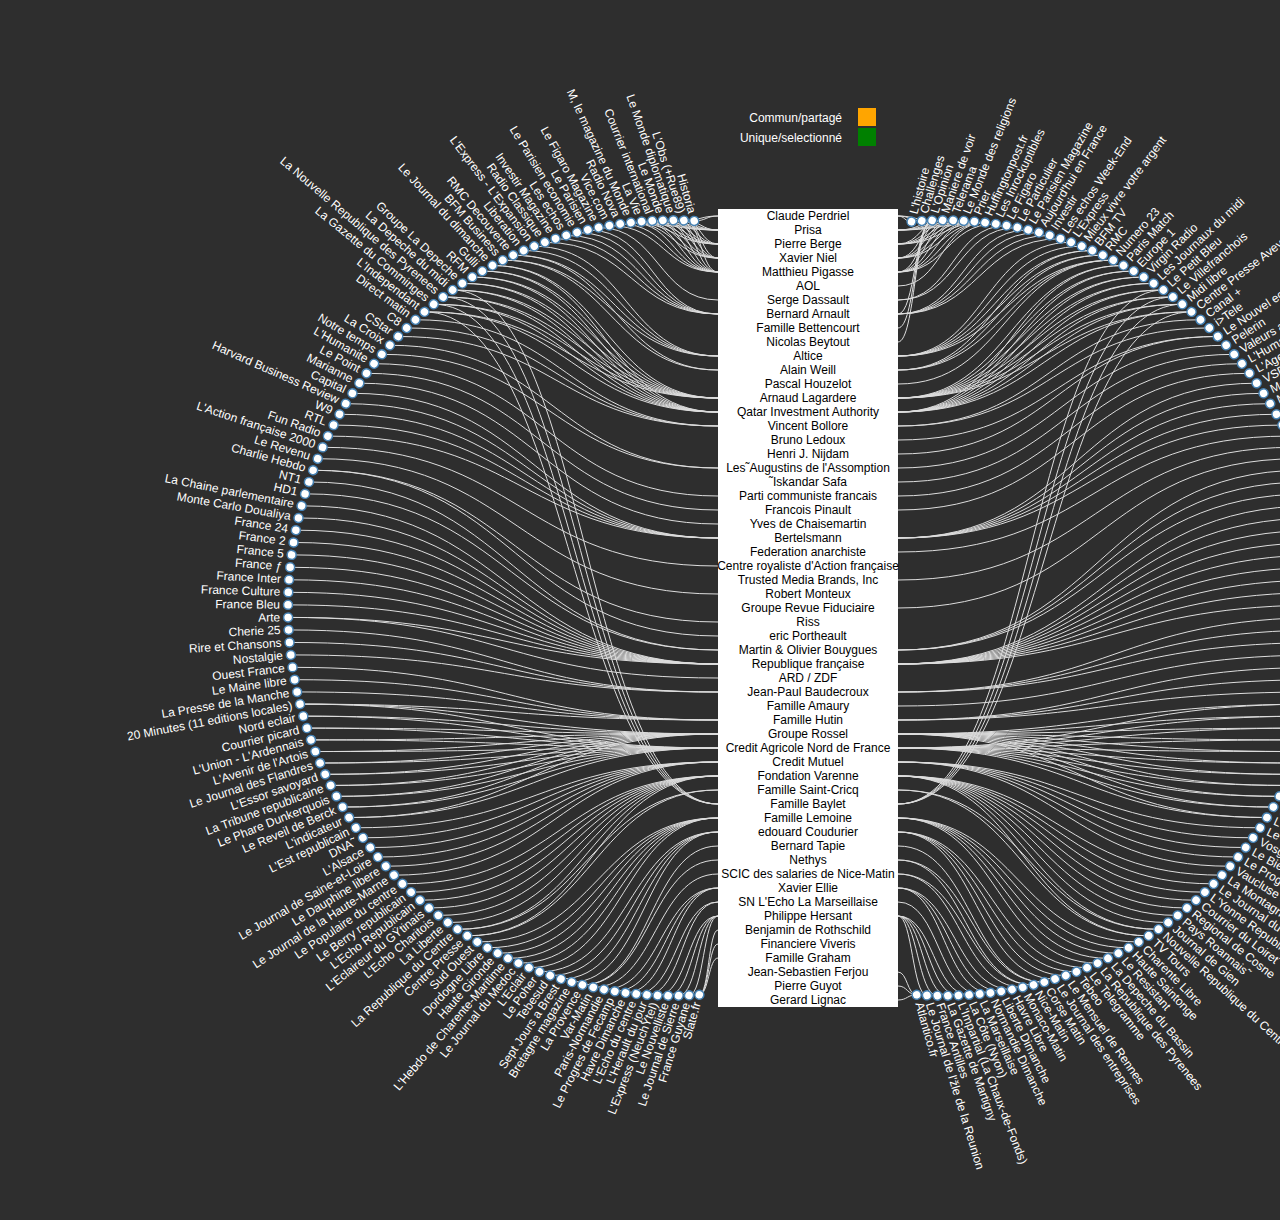
<file: onlyVisu.html>
<!--
  Crée par Gregory Howard et Malik Houni
  Code tiré du block : http://bl.ocks.org/Gregory-Howard/89642df9969546ebffd8d4358a791589
  Ce code a besoin pour fonctionnner du fichier: basemedia.csv
 -->
<!DOCTYPE html>
<head>
	<meta charset="utf-8">
	<meta name="name" content="Concept Map" />
	<meta name="description" content="An abstract mapping for parameters. Works best if first tag is 'unique' among the tracklist, and the second tag applies to multiple tracks"/>
	<meta name="mintags" content="2" />
	<meta name="maxtags" content="2" />
	<title>media français: qui possède quoi?</title>

	<style>
html{
  color:#fff;
}
svg {
    font: 12px sans-serif;
}

text {
    pointer-events: none;
}

.inner_node rect {
    pointer-events: all;
}

.inner_node rect.highlight {
    stroke: #315B7E;
    stroke-width: 2px;
}

.outer_node circle {
    fill: #fff;
    stroke: steelblue;
    stroke-width: 1.5px;
    pointer-events: all;
}

.outer_node circle.highlight
{
    stroke: #315B7E;
    stroke-width: 2px;
}

.link {
    fill: none;
}
body{
  background: #2E2E2E;
}

	</style>	
</head>
<body>
	<script src="./d3.v3.min.js"></script>
	<script>
  // RELATIONS of links
  // possesseur/entreprise/personne sur groupe 
    var color1 = "orange";
    var color2 = "green";
    var color = d3.scale.ordinal()
	  .domain(["Commun/partagé", "Unique/selectionné"])
	  .range([color1,color2]);
    console.log(d3.scale.category10());
  var POSSESSEUR_GROUPE = 0;
  // possesseur/entreprise/personne sur media 
  var POSSESSEUR_MEDIA = 1;
  // GROUPE sur GROUPE  
  var GROUPE_GROUPE = 2;
  // GROUPE sur MEDIA  
  var GROUPE_MEDIA = 3;
  var DECALLAGE = 200;
  
  // TYPES OF NODES

  var POSSESSOR = 0;
  var GROUP = 1;
  var MEDIA = 2;
  
  var nodes = [];
  var links = [];

  var data = [];

  var datacsv;
  var treeData=[];
  var datajsonArray = [];
  function validName(name){
  	return name.indexOf("%") == -1 && name !="" && name !="Contrôle";
  }
  function Node(id,name, type) {
  	this.id = id;
  	this.name = name;
  	this.type = type;
  };
  function getMedias(){
  	return nodes.filter(function(e){return e.type==MEDIA});
  }
  function getGroups(){
  	return nodes.filter(function(e){return e.type==GROUP});
  }
  function getPossessors(){
  	return nodes.filter(function(e){return e.type==POSSESSOR});
  }
  function getId(name){
  	for(var i in nodes){
  		if(nodes[i].name == name){
  			return nodes[i].id;
  		}
  	}
  	return -1;
  }
  
  function Link(id, source, target,value,niveau,relation) {
  	this.id=id;
  	this.source  = source ;
  	this.target  = target ;
  	this.niveau = niveau ;
  	this.value = value ;
  	this.relation = relation ;
  };
  function get_links(source,relation){
  	return links.filter(function(d){return d.source ==source && d.relation ==relation});
  }
    function get_link_source_target(source,target){
  	return links.filter(function(d){return d.source ==source && d.target ==target});
  }
    function get_target_source(source){
  	return links.filter(function(d){return d.source ==source});
  }
  function get_links_byRelation(relation){
  	return links.filter(function(d){return d.relation ==relation});
  }
  function makeTransitionLinks(){

  	// Augmentation du nombre de liens par transitivité
    var todo = {};
    for (var i=0;i<=3;i++){
    	console.log("debut", links.length)
    	for(var l in links){

	      var links_from_targets = get_target_source(links[l].target);
	      links_from_targets=links_from_targets.filter(function(d){
	      	return d.relation !=POSSESSEUR_MEDIA;
	      });
	      var debug = false;
	      if(links[l].source == "Fondation Varenne"){
	      	debug = true;
	      	//console.log("Fondation",links[l]);
	      }
	      if(links[l].target == "Groupe NRCO"){
	      	console.log("Groupe NRCO",links_from_targets);
	      }
	      
		    for(var j in links_from_targets){
			      var relation;
			      var add_group = false;
			     if(links[l].relation == POSSESSEUR_GROUPE && links_from_targets[j].relation == GROUPE_GROUPE){
			       relation = POSSESSEUR_GROUPE;
			       add_group=true;
			     }
			     else if(links[l].relation == GROUPE_GROUPE && links_from_targets[j].relation == GROUPE_GROUPE){
			       relation = GROUPE_GROUPE;
			       add_group=true;
			     }
			     else if(links[l].relation == POSSESSEUR_GROUPE && links_from_targets[j].relation == GROUPE_MEDIA){
			       relation = POSSESSEUR_MEDIA;
			     }

		      if(debug){
		      	console.log(links[l].source,links_from_targets[j].target,links[l].value,-1,relation);
		      }
		     var ajout = add_link(links[l].source,links_from_targets[j].target,links[l].value,-1,relation);
		     if(ajout&&debug){
		     	console.log(links[l].source,links_from_targets[j].target,links[l].value,-1,relation);
		     }
		    }
    	}
    
   console.log("fin")
 	 }
	}
    
  function add_node(name,type){
  	if(!validName(name)){
  		return;
  	}
  	for(var node in nodes){
  		if(nodes[node].name == name){
  			return;
  		}
  	}

  	nodes.push(new Node(nodes.length,name,type));
  }
  function add_link(source,target,niveau,value,participe,relation){
  	for(var link in links){
  		if(links[link].source == source && links[link].target == target){
  			return false;
  		}
  	}
  	links.push(new Link(links.length,source,target,niveau,value,participe,relation));
  	return true;
  }
  d3.dsv(';')("basemedia.csv", function(error, csv) {
  	if (error) return console.warn(error);
  	datacsv = csv;

  	for (var prop in datacsv) {
  		var ligne =datacsv[prop];
  		var node1 = ligne["Proprietaire final NOM"];
  		add_node(ligne["Proprietaire final NOM"],POSSESSOR);
  		add_node(ligne["3e etage NOM"],GROUP);
  		add_node(ligne["2e etage NOM"],GROUP);
  		add_node(ligne["1er etage NOM"],GROUP);
  		add_node(ligne["Media NOM"],MEDIA);
  		var premier = false;
  		var deuxieme = false;
  		var troisieme = false;
  		if(validName(ligne["3e etage NOM"])){
  			troisieme = true;
  			var value = ligne["Proprietaire final %"];
  			var source = ligne["Proprietaire final NOM"];
  			var target = ligne["3e etage NOM"];
  			add_link(source,target,value,0,POSSESSEUR_GROUPE);
  		}
  		if(validName(ligne["2e etage NOM"])){
  			deuxieme= true;
            // possesseur vers groupe n°2
            var value = Math.max(ligne["Proprietaire final %"],ligne["3e etage %"]);
            var source = ligne["Proprietaire final NOM"];
            var target = ligne["2e etage NOM"];
            add_link(source,target,value,1,POSSESSEUR_GROUPE);// mettre de niveau 0 si il y a rien eu avant ? 
            
            // groupe 3 vers groupe 2
            if(troisieme){
            	var value = ligne["3e etage %"];
            	var source = ligne["3e etage NOM"];
            	var target = ligne["2e etage NOM"];
            	add_link(source,target,value,0,GROUPE_GROUPE);
            }
        }
        if(validName(ligne["1er etage NOM"])){
        	if(ligne["1er etage NOM"] == "Groupe NRCO"){
        		console.log("FOUNDED",ligne["1er etage NOM"])
        	}
        	var value = ligne["2e etage %"];
        	premier= true;
            // possesseur vers groupe n°1
            var value = Math.max(ligne["Proprietaire final %"],ligne["3e etage %"],ligne["2e etage %"]);
            var source = ligne["Proprietaire final NOM"];
            var target = ligne["1er etage NOM"];
            add_link(source,target,value,2,POSSESSEUR_GROUPE);// mettre de niveau 0 si il y a rien eu avant ? 
            
            // groupe 3 vers groupe 1
            if(troisieme){
            	var value = Math.max(ligne["3e etage %"],ligne["2e etage %"]);
            	var source = ligne["3e etage NOM"];
            	var target = ligne["1er etage NOM"];
            	add_link(source,target,value,1,GROUPE_GROUPE);
            }
            // groupe 2 vers groupe 1
            if(deuxieme){
            	var value = ligne["2e etage %"];
            	var source = ligne["2e etage NOM"];
            	var target = ligne["1er etage NOM"];
            	add_link(source,target,value,0,GROUPE_GROUPE);
            }
        }
          // on passe au media
          // possesseur => media
          var value = Math.max(ligne["Proprietaire final %"],ligne["3e etage %"],ligne["2e etage %"],ligne["1er etage %"]);
          var source = ligne["Proprietaire final NOM"];
          var target = ligne["Media NOM"];
          add_link(source,target,value,3,POSSESSEUR_MEDIA);
          // groupe 3 => media
          if(troisieme){
          	var value = Math.max(ligne["3e etage %"],ligne["2e etage %"],ligne["1er etage %"]);
          	var source = ligne["3e etage NOM"];
          	var target = ligne["Media NOM"];
          	add_link(source,target,value,2,GROUPE_MEDIA);
          }
		// groupe 2 => media
		if(deuxieme){
			var value = Math.max(ligne["2e etage %"],ligne["1er etage %"]);
			var source = ligne["2e etage NOM"];
			var target = ligne["Media NOM"];
			add_link(source,target,value,2,GROUPE_MEDIA);
		}
		// groupe 1=> media
		if(premier){
			var value = ligne["1er etage %"];
			var source = ligne["1er etage NOM"];
			var target = ligne["Media NOM"];
			add_link(source,target,value,0,GROUPE_MEDIA);


		}



	}
	makeTransitionLinks();

	var mapouter = d3.map();
	var mapouterID = d3.map();
	var mapinner = d3.map();
	var new_links =[];

	getPossessors().forEach(function(d){

		if (d == null)
			return;

		i = { id: 'i' + d.id, name: d.name, related_links: [] };
		i.related_nodes = [i.id];
		mapinner.set(i.id,i);



		get_links(i.name,POSSESSEUR_MEDIA).forEach(function(d1){


			var o;
			if(mapouter.get(d1.target) == undefined){
				o = { name: d1.target,	id: 'o' + getId(d1.target), related_links: [] };
				o.related_nodes = [o.id];	
				mapouter.set(d1.target, o);
				mapouterID.set(o.id, o);
			}else{

				o=mapouter.get(d1.target);
			}



    // create the links
    l = { id: 'l-' + i.id + '-' + o.id, inner: i, outer: o }
    new_links.push(l);

    // and the relationships
    i.related_nodes.push(o.id);
    i.related_links.push(l.id);
    o.related_nodes.push(i.id);
    o.related_links.push(l.id);
    mapouter.set(d1.target, o);
  });
			});
    
    
    
        
      
      
    

	data = {
		inner: mapinner.values(),
		outer: mapouter.values(),
		links: new_links
	}

  // sort the data -- TODO: have multiple sort options
  outer = data.outer;
  data.outer = Array(outer.length);


  var i1 = 0;
  var i2 = outer.length - 1;

  for (var i = 0; i < data.outer.length; ++i)
  {
  	if (i % 2 == 1)
  		data.outer[i2--] = outer[i];
  	else
  		data.outer[i1++] = outer[i];
  }




  // from d3 colorbrewer: 
  // This product includes color specifications and designs developed by Cynthia Brewer (http://colorbrewer.org/).


  var diameter = 1200;
  var rect_width = 180;
  var rect_height = 14;

  var link_width = "1px"; 

  var il = data.inner.length;
  var ol = data.outer.length;

  var inner_y = d3.scale.linear()
  .domain([0, il])
  .range([-(il * rect_height)/2, (il * rect_height)/2]);

  mid = (data.outer.length/2.0)
  var outer_x = d3.scale.linear()
  .domain([0, mid, mid, data.outer.length])
  .range([15, 165, 195 ,345]);

  var outer_y = d3.scale.log()
  .domain([0, ol])
  .range([diameter / 3, 500 ]);

  // setup positioning
  function elipse(distance,i, max){
  	var coeffsin = 0.3;
  	var coeff = Math.sin(i/max * Math.PI)*coeffsin+1;
  	return distance*(coeff);
  }
  data.outer = data.outer.map(function(d, i) { 
  	d.x = outer_x(i);
  	if(d.x>180){
  		d.y = elipse(diameter/3,i-ol/2,ol/2);
  	}else{
  		d.y = elipse(diameter/3,i,ol/2);	
  	}

      //d.y = diameter/3;// distance
      return d;
  });

  data.inner = data.inner.map(function(d, i) { 
  	d.x = -(rect_width / 2);
  	d.y = inner_y(i);
  	return d;
  });

  function get_color(name)
  {
  	var c = Math.round(color(name));
  	if (isNaN(c))
          return '#dddddd';	// fallback color

      return colors[c];
  }

  // Can't just use d3.svg.diagonal because one edge is in normal space, the
  // other edge is in radial space. Since we can't just ask d3 to do projection
  // of a single point, do it ourselves the same way d3 would do it. 
    
    var zoom = d3.behavior.zoom()
    .scaleExtent([-1, 2])
    .on("zoom", zoomed);
    function zoomed() {
      svg.attr("transform", "translate(" + d3.event.translate + ")scale(" + d3.event.scale + ")");
    }
    

var drag = d3.behavior.drag()
    .origin(function(d) { return d; })
    .on("dragstart", dragstarted)
    .on("drag", dragged)
    .on("dragend", dragended);
    function dragstarted(d) {
      d3.event.sourceEvent.stopPropagation();
      d3.select(this).classed("dragging", true);
    }

    function dragged(d) {
      d3.select(this).attr("cx", d.x = d3.event.x).attr("cy", d.y = d3.event.y);
    }

    function dragended(d) {
      d3.select(this).classed("dragging", false);
    }


  function projectX(x)
  {
  	return ((x - 90) / 180 * Math.PI) - (Math.PI/2);
  }


  var diagonal = d3.svg.diagonal()
  .source(function(d) {return {"x": d.outer.y * Math.cos(projectX(d.outer.x)), 
  	"y": -d.outer.y * Math.sin(projectX(d.outer.x))}; })            
  .target(function(d) { return {"x": d.inner.y + rect_height/2,
  	"y": d.outer.x > 180 ? d.inner.x : d.inner.x + rect_width}; })
  .projection(function(d) { return [d.y, d.x]; });


  var svg = d3.select("body").append("svg")
  .attr("width", diameter*1.3)
  .attr("height", diameter)
  .call(zoom)
  .append("g")
  .attr("transform", "translate(" + ((diameter / 2) +DECALLAGE) + "," + (diameter / 2)+ ")");


  // links
  var link = svg.append('g').attr('class', 'links').selectAll(".link")
  .data(data.links)
  .enter().append('path')
  .attr('class', 'link')
  .attr('id', function(d) { return d.id })
  .attr("d", diagonal)
  .attr('stroke', function(d) { return get_color(d.inner.name); })
  .attr('stroke-width', link_width);

  // outer nodes

  var onode = svg.append('g').selectAll(".outer_node")
  .data(data.outer)
  .enter().append("g")
  .attr("class", "outer_node")
  .attr("transform", function(d) { return "rotate(" + (d.x - 90) + ")translate(" + d.y + ")"; })
  .on("mouseover", mouseover)
  .on("mouseout", mouseout);

  onode.append("circle")
  .attr('id', function(d) { return d.id })
  .attr("r", 4.5);

  onode.append("circle")
  .attr('r', 20)
  .attr('visibility', 'hidden');

  onode.append("text")
  .attr('id', function(d) { return d.id + '-txt'; })
  .attr("dy", ".31em")
  .attr("text-anchor", function(d) { return d.x < 180 ? "start" : "end"; })
  .attr("transform", function(d) { return d.x < 180 ? "translate(8)" : "rotate(180)translate(-8)"; })
  .attr('fill', function(d) { return "white"; })
  .text(function(d) { return d.name; });

  // inner nodes

  var inode = svg.append('g').selectAll(".inner_node")
  .data(data.inner)
  .enter().append("g")
  .attr("class", "inner_node")
  .attr("transform", function(d, i) { return "translate(" + d.x + "," + d.y + ")"})
  .on("mouseover", mouseover)
  .on("mouseout", mouseout);

  inode.append('rect')
  .attr('width', rect_width)
  .attr('height', rect_height)
  .attr('id', function(d) { return d.id; })
  .attr('fill', function(d) { return "white"; });

  inode.append("text")
  .attr('id', function(d) { return d.id + '-txt'; })
  .attr('text-anchor', 'middle')
  .attr("transform", "translate(" + rect_width/2 + ", " + rect_height * .75 + ")")
  .text(function(d) { return d.name; });

  var legend = svg.selectAll(".legend")
     .data(["Commun/partagé", "Unique/selectionné"])//hard coding the labels as the datset may have or may not have but legend should be complete.
.enter().append("g")
     .attr("class", "legend")
     .attr("transform", function(d, i) { return "translate(0," + i * 20 + ")"; });

// draw legend colored rectangles
legend.append("rect")
     .attr("x", -(rect_width / 2) + rect_width / 2 + 50)
     .attr("y", -diameter/2+100)
     .attr("width", 18)
     .attr("height", 18)
     .style("fill", function(d){return color(d)});

// draw legend text
legend.append("text")
     .attr("x", -(rect_width / 2) + rect_width / 2 - 16 + 50)
     .attr("y", -diameter/2+100+10)
     .attr("dy", ".35em")
     .style("text-anchor", "end")
     .style("fill","white")
     .text(function(d) { return d;});

  // need to specify x/y/etc

  d3.select(self.frameElement).style("height", diameter - 150 + "px");

  function mouseover(d)
  {
  	for (var i = 0; i < d.related_nodes.length; i++)
  	{
  		var obj = mapinner.get(d.related_nodes[i])||mapouterID.get(d.related_nodes[i]);
      
  		colorALL(obj,true,false,d.id);
  	}
  	colorALL(d,false,true,undefined);

  }
  function colorNode(d,extend, first, from){
  	// regle si c'est le premier => couleur unique le vert
  	// sinon si il a plus de trois lien => orange
  	// sinon on est le seul à influencer dessus : bleu
  	if(extend){
  		for (var i = 0; i < d.related_nodes.length; i++)
  		{
  			if(d.related_nodes[i]==d.id ||d.related_nodes[i]==from){
  				continue;
  			}
  			var obj = mapinner.get(d.related_nodes[i])||mapouterID.get(d.related_nodes[i]);
  			colorALL(obj,false,false,d.id);
  		}
  		for (var i = 0; i < d.related_links.length; i++){
  			var inout = d.related_links[i].split("-")
  			if(inout[1] == from ||inout[2] == from){
  				continue;
  			}
  			d3.select('#' + d.related_links[i]).attr('stroke', color1);
		  	d3.select('#' + d.related_links[i]).attr('stroke-width', '3px');      
	    }
  	}
  	if(first){
  		d3.select('#' + d.id + '-txt').attr("fill", color2);
  		d3.select('#' + d.id + '-txt').attr("font-weight", 'bold');
  		for (var i = 0; i < d.related_links.length; i++){
  			d3.select('#' + d.related_links[i]).attr('stroke-width', '3px');
  			d3.select('#' + d.related_links[i]).attr('stroke', color2);
  		}
  	}
  	else if(extend&&d.related_nodes.length>2){
  		d3.select('#' + d.id  + '-txt').attr("fill", color1);
		d3.select('#' + d.id + '-txt').attr("font-weight", 'bold');
  	}
  	else{
      if(extend){
        d3.select('#' + d.id  + '-txt').attr("fill", color2);
      }else{
        d3.select('#' + d.id  + '-txt').attr("fill", color1);
      }
  		
  		d3.select('#' + d.id + '-txt').attr("font-weight", 'bold');
  	}
  	
  	

  }
  
  function colorALL(d,extend,first, from){

		colorNode(d,extend,first, from);

  }

  

	function mouseout(d)
	{   	
		for (var i = 0; i < d.related_nodes.length; i++)
		{
			var obj = mapinner.get(d.related_nodes[i])||mapouterID.get(d.related_nodes[i]);
			UnHighlight(obj,true);
		}
		UnHighlight(d,false);
	}
	
function UnHighlight(d,extend){   	
	if(extend){
		for (var i = 0; i < d.related_nodes.length; i++)
		{

			var obj = mapinner.get(d.related_nodes[i])||mapouterID.get(d.related_nodes[i]);
			UnHighlight(obj,false);
		}
	}
	var isInner = false;
	for(var i2 = 0;i2<data.inner.length;i2++){
		if(data.inner[i2].id == d.id){
			isInner = true;
		}
	}
  
	if(isInner){
		d3.select('#' + d.id + '-txt').attr("fill", 'black');
	}else{
		d3.select('#' + d.id + '-txt').attr("fill", 'white');
	}

	d3.select('#' + d.id).classed('highlight', false);
	d3.select('#' + d.id + '-txt').attr("font-weight", 'normal');

	for (var i = 0; i < d.related_links.length; i++){
		d3.select('#' + d.related_links[i]).attr('stroke-width', link_width);

		d3.select('#' + d.related_links[i]).attr('stroke', '#dddddd');
	}
}
    function 
   started(d) {
  d3.event.sourceEvent.stopPropagation();
  d3.select(this).classed("dragging", true);
}


  })//find3.json
</script>
</body>
</html>
</file>
